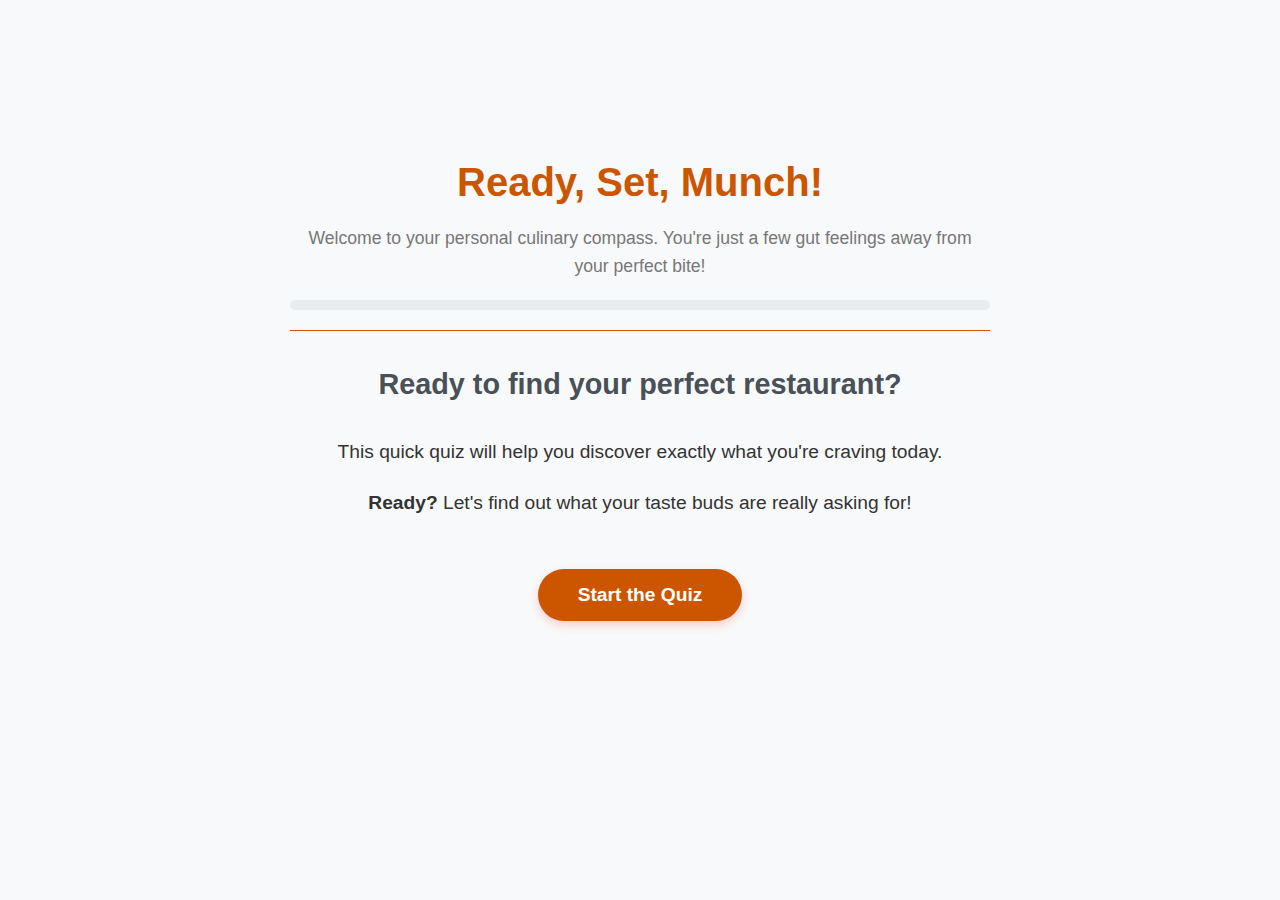
<file: index.html>
<!DOCTYPE html>
<html lang="en">
<head>
  <meta charset="UTF-8">
  <meta name="viewport" content="width=device-width, initial-scale=1.0">
  <title>Ready, Set, Munch!</title>
  <link rel="stylesheet" href="style.css">
</head>
<body>
  <!-- Main container that will be present on all pages -->
  <div class="container" id="mainContainer">
    <header>
      <h1>Ready, Set, Munch!</h1>
      <p>Welcome to your personal culinary compass. You're just a few gut feelings away from your perfect bite!</p>
      <div class="progress-container">
        <div class="progress-bar" id="progressBar"></div>
      </div>
    </header>

    <div id="pageContent"></div>
  </div>

  <script src="script.js"></script>
</body>
</html>
</file>
<file: style.css>
* {
  box-sizing: border-box;
  margin: 0;
  padding: 0;
  font-family: 'Segoe UI', Tahoma, Geneva, Verdana, sans-serif;
}

body {
  background-color: #f8f9fa;
  color: #333;
  line-height: 1.6;
}

.container {
  max-width: 800px;
  margin: 0 auto;
  padding: 50px;
  min-height: 100vh;
  display: flex;
  flex-direction: column;
}

/* Header Styles */
header {
  text-align: center;
  margin-top: 100px;
  margin-bottom: 30px;
  padding-bottom: 20px;
  border-bottom: 1px solid #cc5500;
}

header h1 {
  color: #cc5500;
  font-size: 2.5rem;
  margin-bottom: 10px;
}

header p {
  color: #777;
  font-size: 1.1rem;
}

/* Progress Bar */
.progress-container {
  width: 100%;
  height: 10px;
  background-color: #e9ecef;
  border-radius: 5px;
  margin-top: 20px;
  overflow: hidden;
}

.progress-bar {
  height: 100%;
  background-color: #cc5500;
  border-radius: 5px;
  width: 0;
  transition: width 0.3s ease;
}

/* Page Content */
.page {
  display: none;
  flex-direction: column;
  flex-grow: 1;
}

.page.active {
  display: flex;
}

.page h2 {
  text-align: center;
  margin-bottom: 30px;
  color: #495057;
  font-size: 1.8rem;
}

/* Intro Page */
#introPage {
  text-align: center;
  justify-content: center;
}

#introPage p {
  margin-bottom: 20px;
  font-size: 1.2rem;
}

.start-btn-container {
  margin-top: 30px;
}

.start-btn {
  font-size: 1.2rem;
  padding: 15px 40px;
  background-color: #cc5500;
  color: white;
  border: none;
  border-radius: 30px;
  cursor: pointer;
  transition: background-color 0.3s, transform 0.2s;
  box-shadow: 0 4px 8px rgba(255, 107, 107, 0.3);
}

.start-btn:hover {
  background-color: #cc5500;
  transform: translateY(-2px);
}

.start-btn:active {
  transform: translateY(0);
}

/* Question Pages */
.option-container {
  display: flex;
  flex-direction: column;
  gap: 15px;
  margin-bottom: 30px;
}

.option-container label {
  display: flex;
  align-items: center;
  padding: 15px 20px;
  background-color: white;
  border-radius: 10px;
  cursor: pointer;
  transition: all 0.2s ease;
  border: 2px solid #e9ecef;
}

.option-container label:hover {
  background-color: #f1f3f5;
  border-color: #ced4da;
}

.option-container input[type="radio"] {
  margin-right: 15px;
  appearance: none;
  width: 20px;
  height: 20px;
  border: 2px solid #adb5bd;
  border-radius: 50%;
  outline: none;
  cursor: pointer;
  position: relative;
}

.option-container input[type="radio"]:checked {
  border-color: #cc5500;
}

.option-container input[type="radio"]:checked::after {
  content: '';
  display: block;
  width: 10px;
  height: 10px;
  background-color: #cc5500;
  border-radius: 50%;
  position: absolute;
  top: 50%;
  left: 50%;
  transform: translate(-50%, -50%);
}

/* Button Container */
.button-container, .result-buttons {
  display: flex;
  justify-content: space-between;
  margin-top: auto;
  padding-top: 20px;
}

button {
  padding: 12px 25px;
  border: none;
  border-radius: 6px;
  cursor: pointer;
  font-weight: 600;
  transition: all 0.2s ease;
}

.prev-btn {
  background-color: #e9ecef;
  color: #495057;
}

.prev-btn:hover {
  background-color: #dee2e6;
}

.next-btn, .submit-btn, .another-btn {
  background-color: #cc5500;
  color: white;
}

.next-btn:hover, .submit-btn:hover, .another-btn:hover {
  background-color: #cc5500;
}

.restart-btn {
  background-color: #6c757d;
  color: white;
}

.restart-btn:hover {
  background-color: #5a6268;
}

/* Results Page */
.result-container {
  flex-grow: 1;
  display: flex;
  justify-content: center;
  align-items: center;
  margin-bottom: 30px;
}

.result-box {
  background-color: white;
  border-radius: 15px;
  padding: 30px;
  width: 100%;
  text-align: center;
  box-shadow: 0 6px 12px rgba(0, 0, 0, 0.1);
}

.result-name {
  font-size: 2rem;
  color: #cc5500;
  margin-bottom: 10px;
}

.result-category {
  font-size: 1.2rem;
  color: #6c757d;
  margin-bottom: 20px;
  font-style: italic;
}

/* @keyframes spin {
  0% { transform: rotate(0deg); }
  100% { transform: rotate(360deg); }
} */

/* Responsive Adjustments */
@media (max-width: 768px) {
  header h1 {
    font-size: 2rem;
  }
  
  .page h2 {
    font-size: 1.5rem;
  }
  
  .option-container label {
    padding: 12px 15px;
  }
  
  .result-name {
    font-size: 1.8rem;
  }
  
  .button-container, .result-buttons {
    flex-direction: column;
    gap: 10px;
  }
  
  button {
    width: 100%;
  }
}

/* Animation for page transitions */
@keyframes fadeIn {
  from { opacity: 0; transform: translateY(10px); }
  to { opacity: 1; transform: translateY(0); }
}

.page.active {
  animation: fadeIn 0.4s ease forwards;
}
</file>
